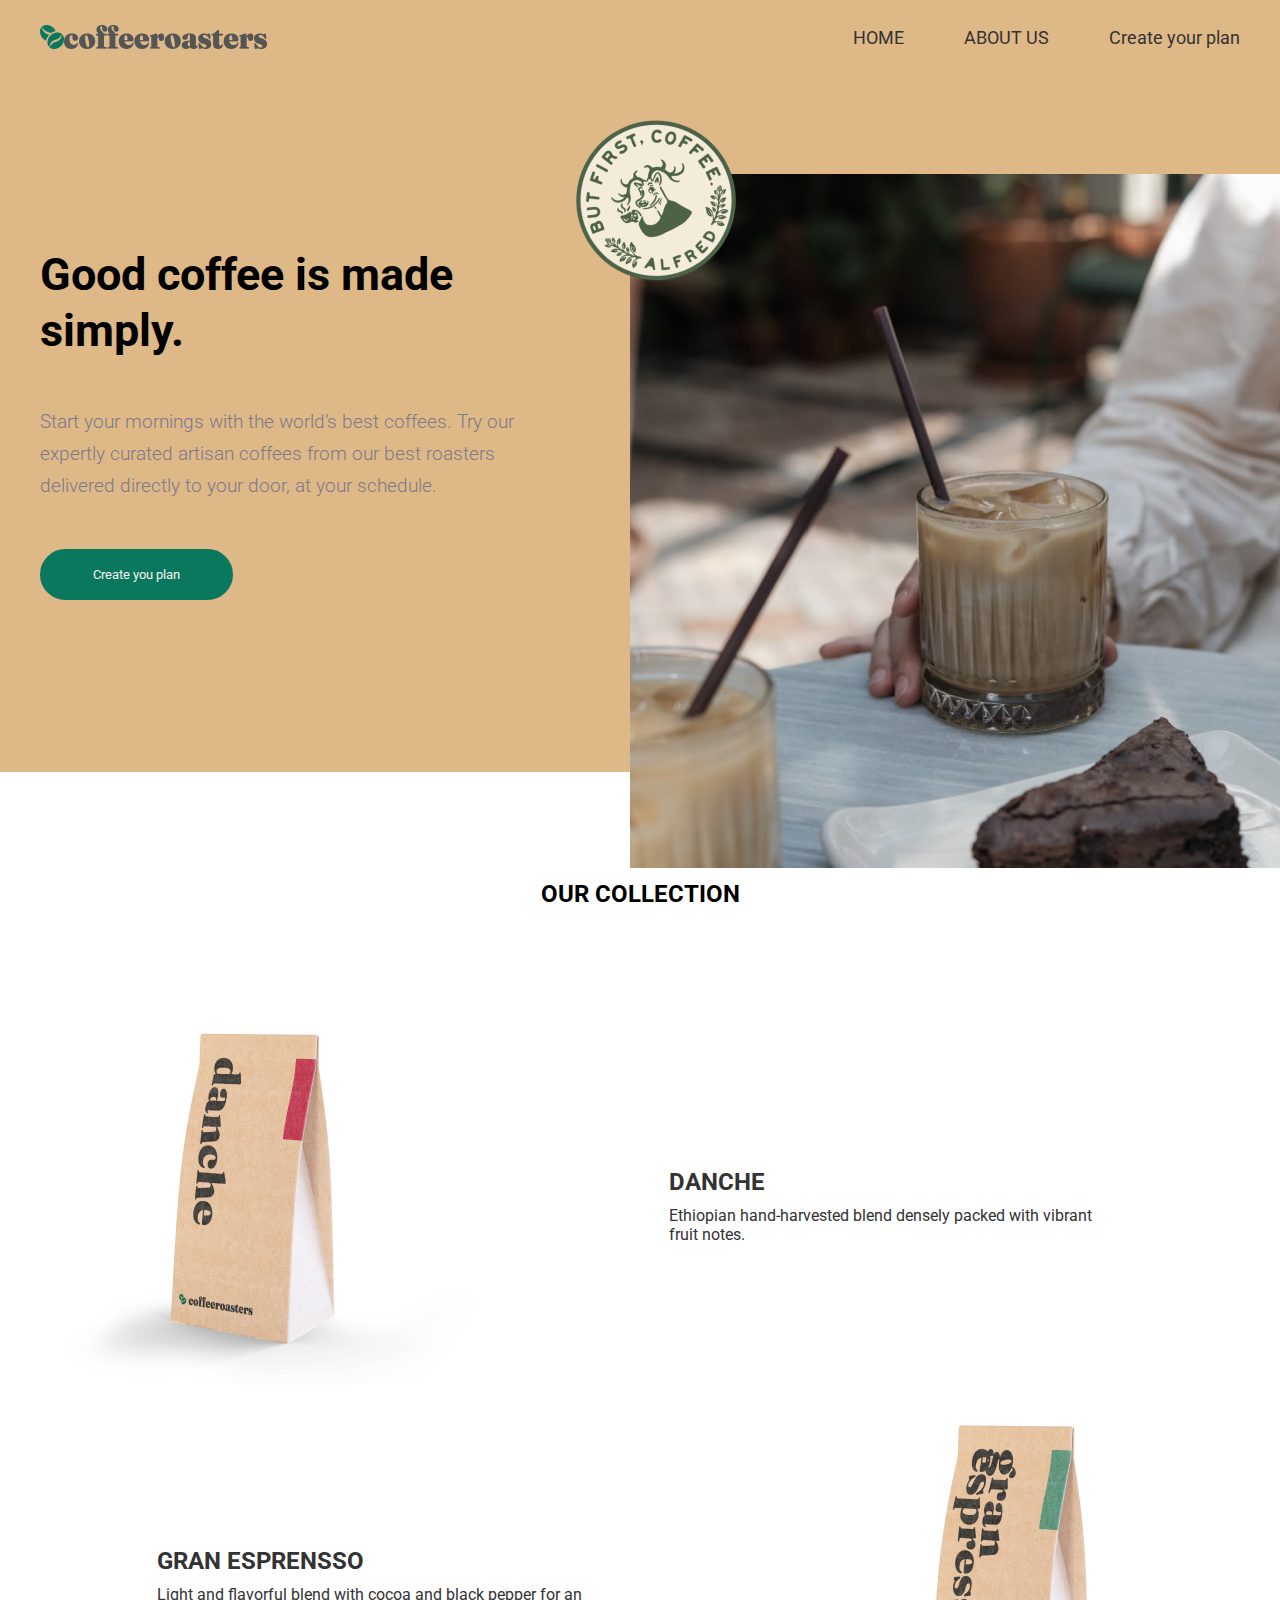
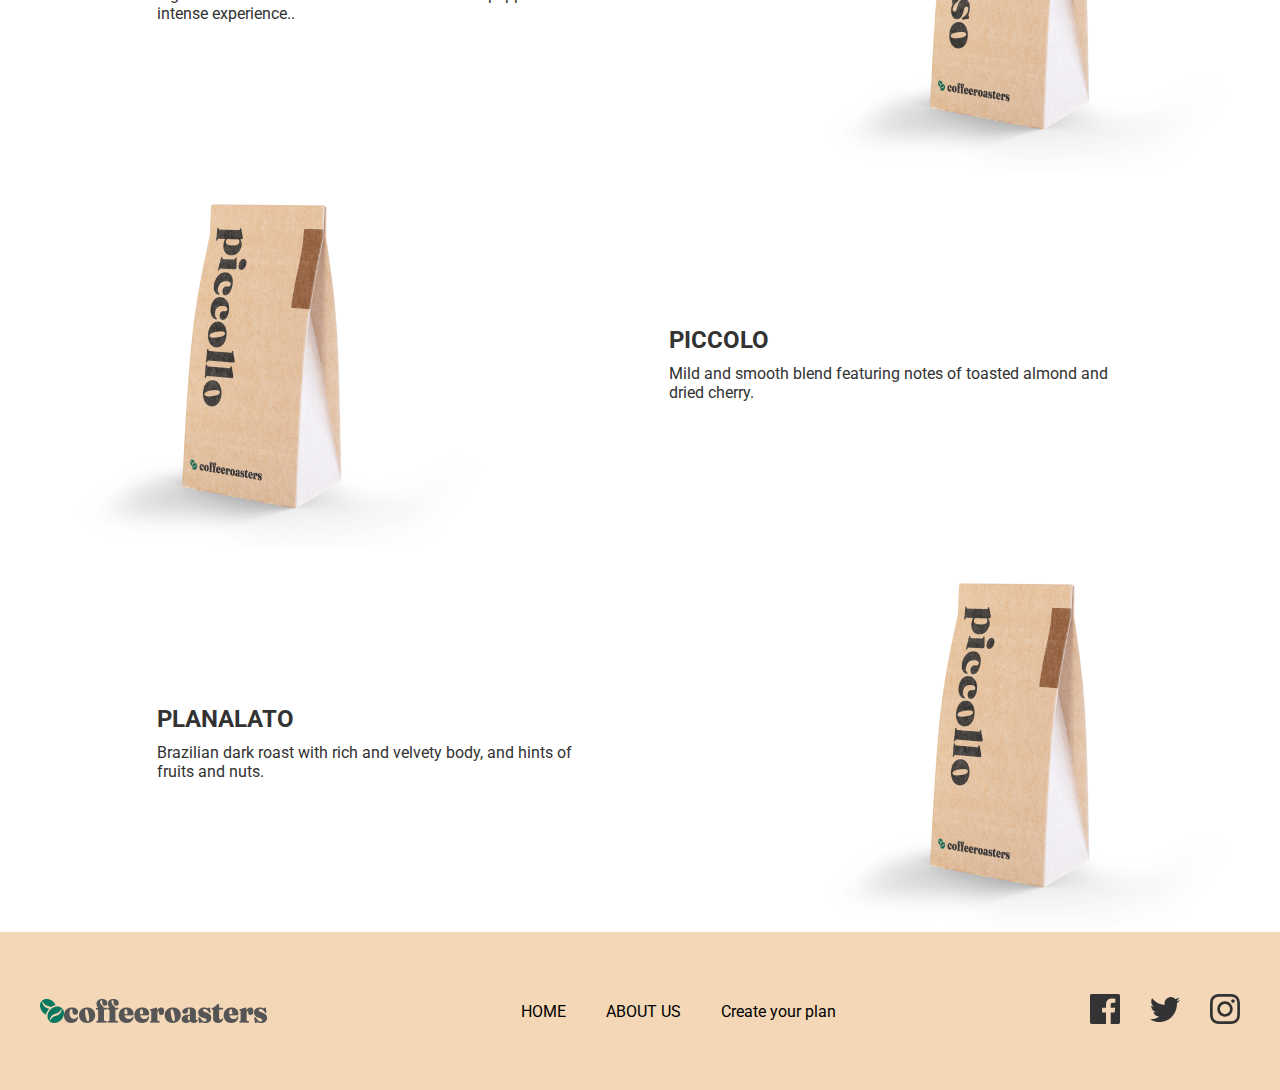
<file: index.html>
<!DOCTYPE html>
<html lang="en">
<head>
    <meta charset="UTF-8">
    <meta name="viewport" content="width=device-width, initial-scale=1.0">
    <title>Document</title>
    <link rel="stylesheet" href="style.css">
</head>
<body>
   <header class="header">
    <div class="container">
        <nav class="nav">
            <img src="Group 3614.png" alt="">
            <ul>
                <li>
                    <a href="#">HOME</a>
                </li>
                <li>
                    <a href="about.html">ABOUT US</a>
                </li>
                <li>
                    <a href="#">Create your plan</a>
                </li>
            </ul>
        </nav>
        <div class="header_menu">
            <div class="header_text">
                <h1>Good coffee is made simply.</h1>
                <p>Start your mornings with the world’s best coffees. Try our expertly curated artisan coffees from our best roasters delivered directly to your door, at your schedule.</p>
                <button>Create you plan</button>
            </div>
            <div class="header_img">
                <img src="image 40.png" alt="" class="img1">
                <img src="Rectangle 679.png" alt="" class="img2">
            </div>
        </div>
    </div>
   </header>

   <section>
    <div class="container">
        <div class="text">
            <h2>OUR COLLECTION</h2>
        </div>
        <div class="main_text">
            <div class="section_img">
                <img src="kopi4.png" alt="">
            </div>
            <div class="section_text">
                <h2>DANCHE</h2>
                <p>Ethiopian hand-harvested blend densely packed with vibrant fruit notes.</p>
            </div>
        </div>

        <div class="main_text">
           
            <div class="section_text">
                <h2>GRAN ESPRENSSO</h2>
                <p>Light and flavorful blend with cocoa and black pepper for an intense experience..</p>
            </div>
            <div class="section_img">
                <img src="kopi1 copy.png" alt="">
            </div>
        </div>

        <div class="main_text">
            <div class="section_img">
                <img src="kopi3.png" alt="">
            </div>
            <div class="section_text">
                <h2>PICCOLO</h2>
                <p>Mild and smooth blend featuring notes of toasted almond and dried cherry.</p>
            </div>
        </div>
        <div class="main_text">
            <div class="section_text">
                <h2>PLANALATO</h2>
                <p>Brazilian dark roast with rich and velvety body, and hints of fruits and nuts.</p>
            </div>
            <div class="section_img">
                <img src="kopi3.png" alt="">
            </div>
        </div>
        </div>
    </div>
   </section>

   <footer>
    <div class="container">
        <div class="footer_img">
            <img src="Group 3614.png" alt="">
            <nav class="navv">
                <ul>
                   
                    <li>HOME</li>
                    <li>ABOUT US</li>
                    <li>Create your plan</li>
                </ul>
            </nav>
            <div class="icons">
                <ul>
                    <li><img src="Path.svg" alt=""></li>
                    <li><img src="Path (1).svg" alt=""></li>
                    <li><img src="Shape.svg" alt=""></li>
                </ul>
            </div>
        </div>
    </div>
     
   </footer>
    
</body>
</html
</file>
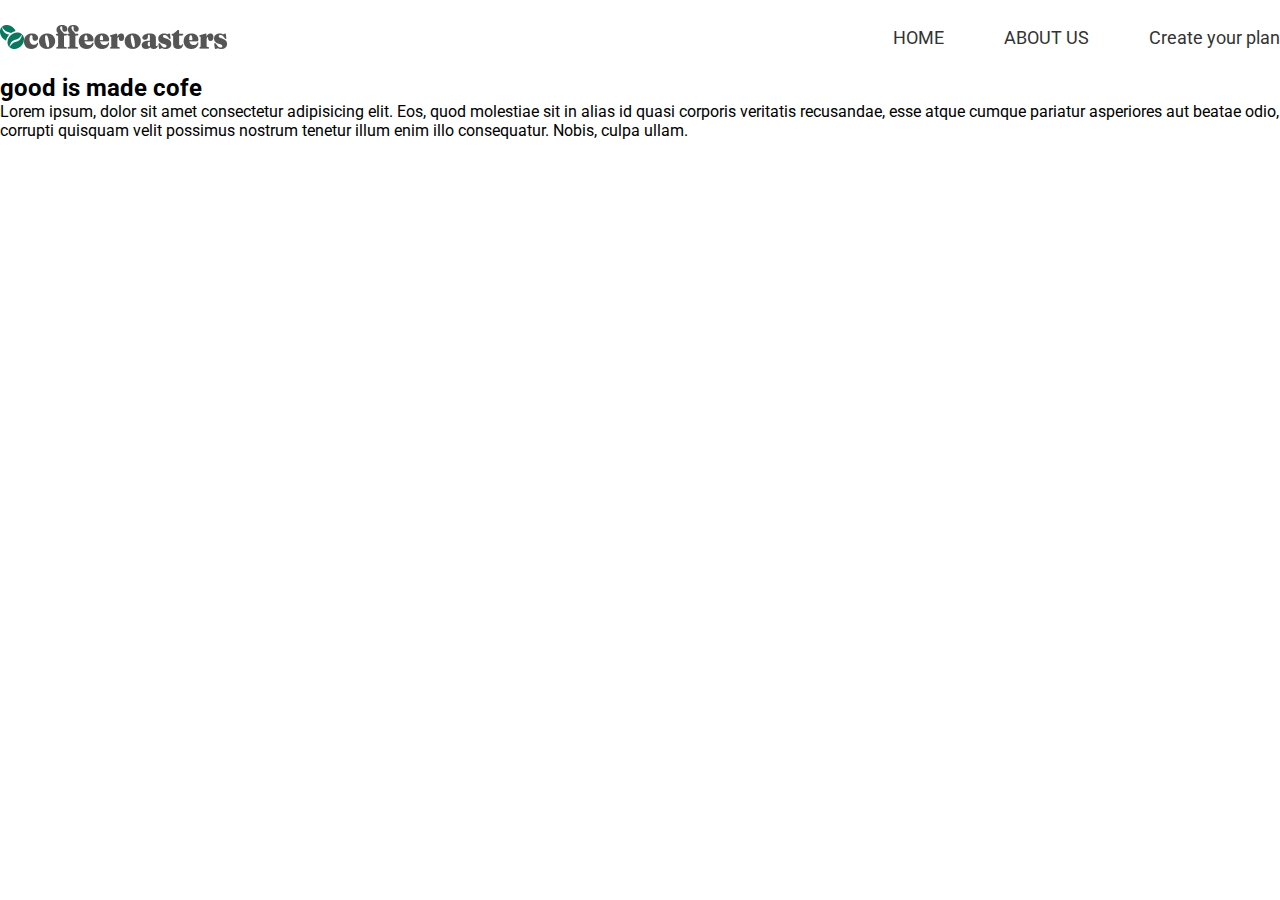
<file: about.html>
<!DOCTYPE html>
<html lang="en">
<head>
    <meta charset="UTF-8">
    <meta name="viewport" content="width=device-width, initial-scale=1.0">
    <title>Document</title>
    <link rel="stylesheet" href="style.css">
</head>
<body>
    <header>
         <nav class="nav">
        <img src="Group 3614.png" alt="">
        <ul>
            <li>
                <a href="#">HOME</a>
            </li>
            <li>
                <a href="about.html">ABOUT US</a>
            </li>
            <li>
                <a href="#">Create your plan</a>
            </li>
        </ul>
    </nav>
    <div class="header_minu">
        <div class="header_texts">
            <h2>good is made cofe </h2>
            <p>Lorem ipsum, dolor sit amet consectetur adipisicing elit. Eos, quod molestiae sit in alias id quasi corporis veritatis recusandae, esse atque cumque pariatur asperiores aut beatae odio, corrupti quisquam velit possimus nostrum tenetur illum enim illo consequatur. Nobis, culpa ullam.</p>
        </div>
    </div>
    </header>
   
</body>
</html>
</file>
<file: style.css>
@import url('https://fonts.googleapis.com/css2?family=Roboto:ital,wght@0,100;0,300;0,400;0,500;0,700;0,900;1,100;1,300;1,400;1,500;1,700;1,900&display=swap');
*{
    margin: 0;
    padding: 0;
    box-sizing: border-box;
    list-style: none;
    text-decoration: none;
    font-family: "Roboto", sans-serif;

}
.header{
    background-color: burlywood;
}
 .container{
    width: 1200px;
    margin: 0 auto;
    max-width: 100%;
    
 }
.nav{ 
    display: flex;
    justify-content: space-between;
    align-items: center;
    padding: 25px 0; 
}

.nav ul{
    display: flex;
    align-items: center;
    gap: 60px;
}

 nav ul li a{
    font-size: 18px;
    font-weight: 400;
    color: #333333;
}


.header_menu{
    display: flex;
    justify-content: space-between;
    align-items: center;
}

.header_text{
  display: flex;
  flex-direction: column;
  gap: 47px;
}

.header_text h1{
    font-size: 45px;
    font-weight: 700;
    line-height: 56px;
}

.header_text p{
    font-size: 19px;
    font-weight: 300;
    line-height: 32px;
    color: #7D7987;
}


.header_text button{
    width: 193px;
    background-color: #0A775F;
    color: rgb(245, 243, 241);
    border-radius: 100px;
    border: 2px solid #0A775F;
    padding: 16px 24px;
}

.header_img{
    position: relative;
}

.img1{
    position: absolute;
    top: 20px;
    left: 20px;
    z-index: 3;
}

.img2{
    position: relative;
    top: 100px;
    left: 100px;
}

.text{
    text-align: center;
    margin: 108px auto;
    
}

.main_text{
    display: flex;
    justify-content: space-between;
    align-items: center;
}

.section_text{
    display: flex;
    flex-direction: column;
    justify-content: center;
    gap: 10px;  
    margin: 0 117px;
    max-width: 454px;
    color:  #333333;
    ;
}

footer{
    background-color: #F3D7B7;
    padding: 62px 0;
}

.footer_img{
    display: flex;
    justify-content: space-between;
    align-items: center;
}

.navv ul{
    display: flex;
    align-items: center;
    gap: 40px;
}

.icons ul{
    display: flex;
    align-items: center;
    gap: 30px;
}
.header_minu{
    display: flex;
    justify-content: center;
    align-items: center;
}
.header_texts
</file>
